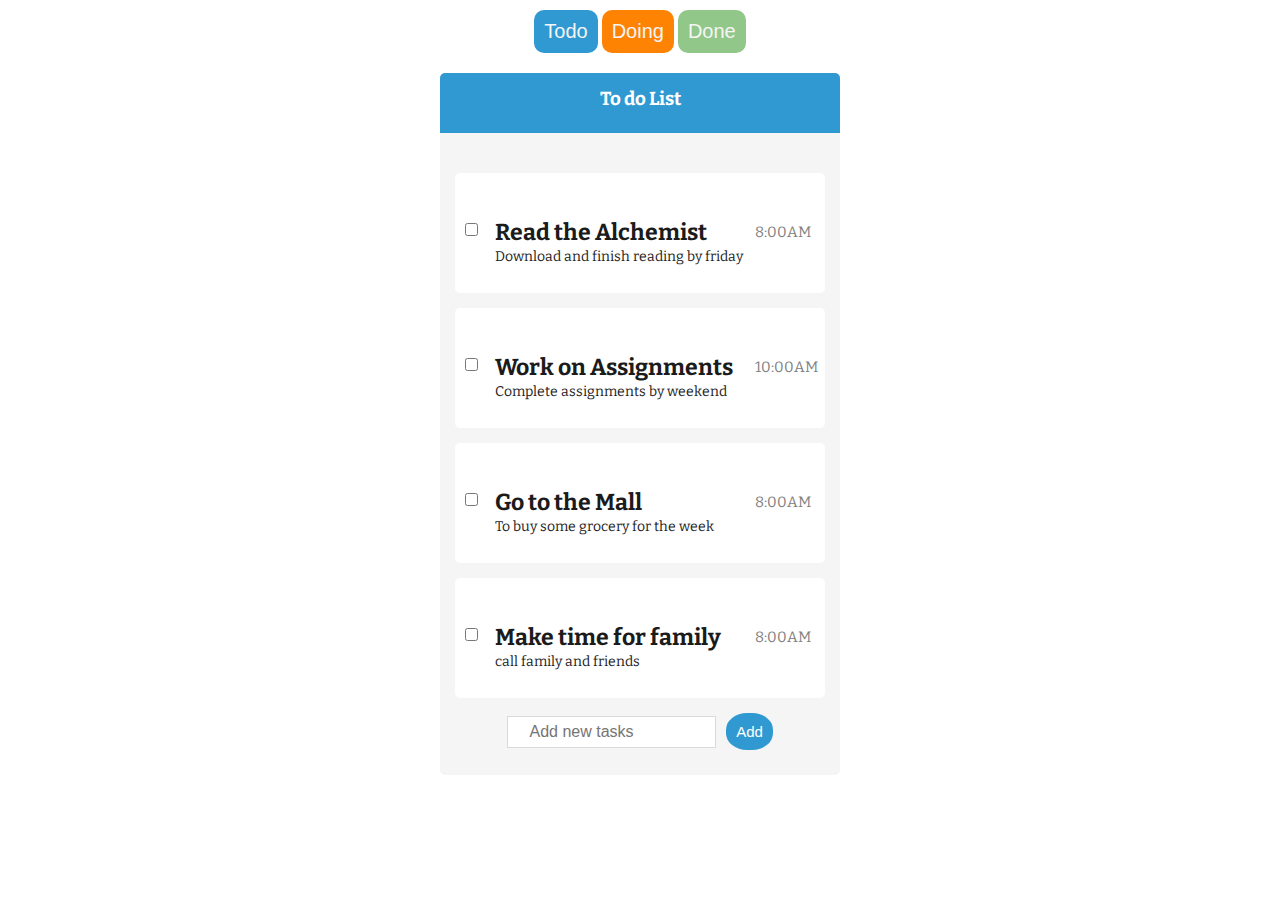
<file: index.html>
<!DOCTYPE html>
<html lang="en">
<head>
    <meta charset="UTF-8">
    <meta name="viewport" content="width=device-width, initial-scale=1.0">
    <link rel="stylesheet" href="css/index.css">
    <link rel="preconnect" href="https://fonts.gstatic.com">
<link href="https://fonts.googleapis.com/css2?family=Bitter&display=swap" rel="stylesheet">
<link rel="stylesheet" href="https://use.fontawesome.com/releases/v5.15.3/css/all.css" integrity="sha384-SZXxX4whJ79/gErwcOYf+zWLeJdY/qpuqC4cAa9rOGUstPomtqpuNWT9wdPEn2fk" crossorigin="anonymous">
    <link rel="stylesheet" href="https://zavoloklom.github.io/material-design-iconic-font/icons.html#view">
    <title>To Do</title>
</head>
<body>
    <div class="hopper"> 
        <nav>

            <button><a href="index.html">Todo</a></button>
            <button><a href="doing.htm">Doing</a></button>
            <button><a href="done.htm">Done</a></button>
             
        </nav>
    </div>
   
    <div class="outer-container">
       
         <!-- Nav bar div  -->
       <div class="nav">
        <i class="fas fa-bars"></i>
        <h3>To do List</h3>
       </div>
       <div class="to-do" id="firstborn">
             <i class="fas fa-bookmark"></i>
             <p id="time" >8:00AM</p>
             <input type="checkbox" name="" >
             <h3>Read the Alchemist</h3>
             <p>Download and finish reading by friday</p>
        </div>

        <div class="to-do" >
            <i class="fas fa-bookmark"></i>
            <p id="time" >10:00AM</p>
            <input type="checkbox" name="" >
            <h3>Work on Assignments</h3>
            <p>Complete assignments by weekend</p>
       </div>

       <div class="to-do">
        <i class="fas fa-bookmark"></i>
        <p id="time" >8:00AM</p>
        <input type="checkbox" name="" >
        <h3>Go to the Mall</h3>
        <p>To buy some grocery for the week</p>
       </div>

        <div class="to-do">
             <i class="fas fa-bookmark"></i>
             <p id="time" >8:00AM</p>
             <input type="checkbox" name="">
             <h3>Make time for family</h3>
             <p>call family and friends</p>
        </div>
        
        <div class="new-task hopper">
            <input type="text" placeholder="     Add new tasks" id="textbox" >
            <button>Add</button>
        </div>
      
   
   </div>


    
</body>
</html>
</file>
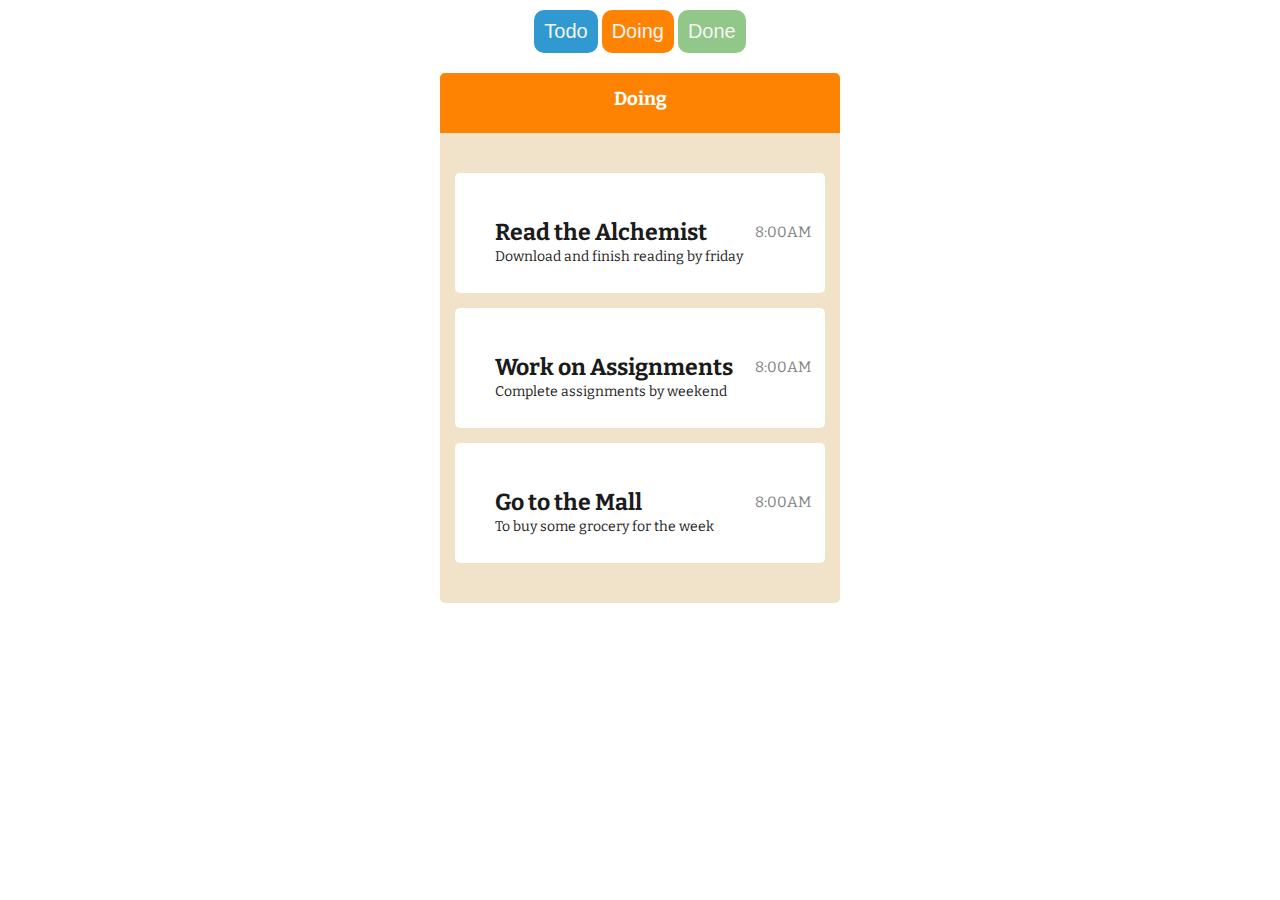
<file: doing.htm>
<!DOCTYPE html>
<html lang="en">
<head>
    <meta charset="UTF-8">
    <meta name="viewport" content="width=device-width, initial-scale=1.0">
    <link rel="stylesheet" href="css/index.css">
    <link rel="preconnect" href="https://fonts.gstatic.com">
<link href="https://fonts.googleapis.com/css2?family=Bitter&display=swap" rel="stylesheet">
<link rel="stylesheet" href="https://use.fontawesome.com/releases/v5.15.3/css/all.css" integrity="sha384-SZXxX4whJ79/gErwcOYf+zWLeJdY/qpuqC4cAa9rOGUstPomtqpuNWT9wdPEn2fk" crossorigin="anonymous">
    <link rel="stylesheet" href="https://zavoloklom.github.io/material-design-iconic-font/icons.html#view">
    <title>Doing</title>
</head>
<body>

    <div class="hopper"> 
        <nav>

            <button><a href="index.html">Todo</a></button>
            <button><a href="doing.htm">Doing</a></button>
            <button><a href="done.htm">Done</a></button>
             
        </nav>
    </div>

    <div class="outer-container" id="outer1">
       
         <!-- Nav bar div  -->
       <div class="nav" id="nav1">
        <i class="fas fa-bars"></i>
        <h3>Doing</h3>
       </div>
       <div class="to-do" id="firstborn">
             <i class="fas fa-bookmark"></i>
             <p id="time" >8:00AM</p>
             <input type="checkbox" name="" >
             <h3>Read the Alchemist</h3>
             <p>Download and finish reading by friday</p>
        </div>

        <div class="to-do" >
            <i class="fas fa-bookmark"></i>
            <p id="time" >8:00AM</p>
            <input type="checkbox" name="" >
            <h3>Work on Assignments</h3>
            <p>Complete assignments by weekend</p>
       </div>

        <div class="to-do">
             <i class="fas fa-bookmark"></i>
             <p id="time" >8:00AM</p>
             <input type="checkbox" name="" >
             <h3>Go to the Mall</h3>
             <p>To buy some grocery for the week</p>
        </div>

        
        
       
   
   </div>


    
</body>
</html>
</file>
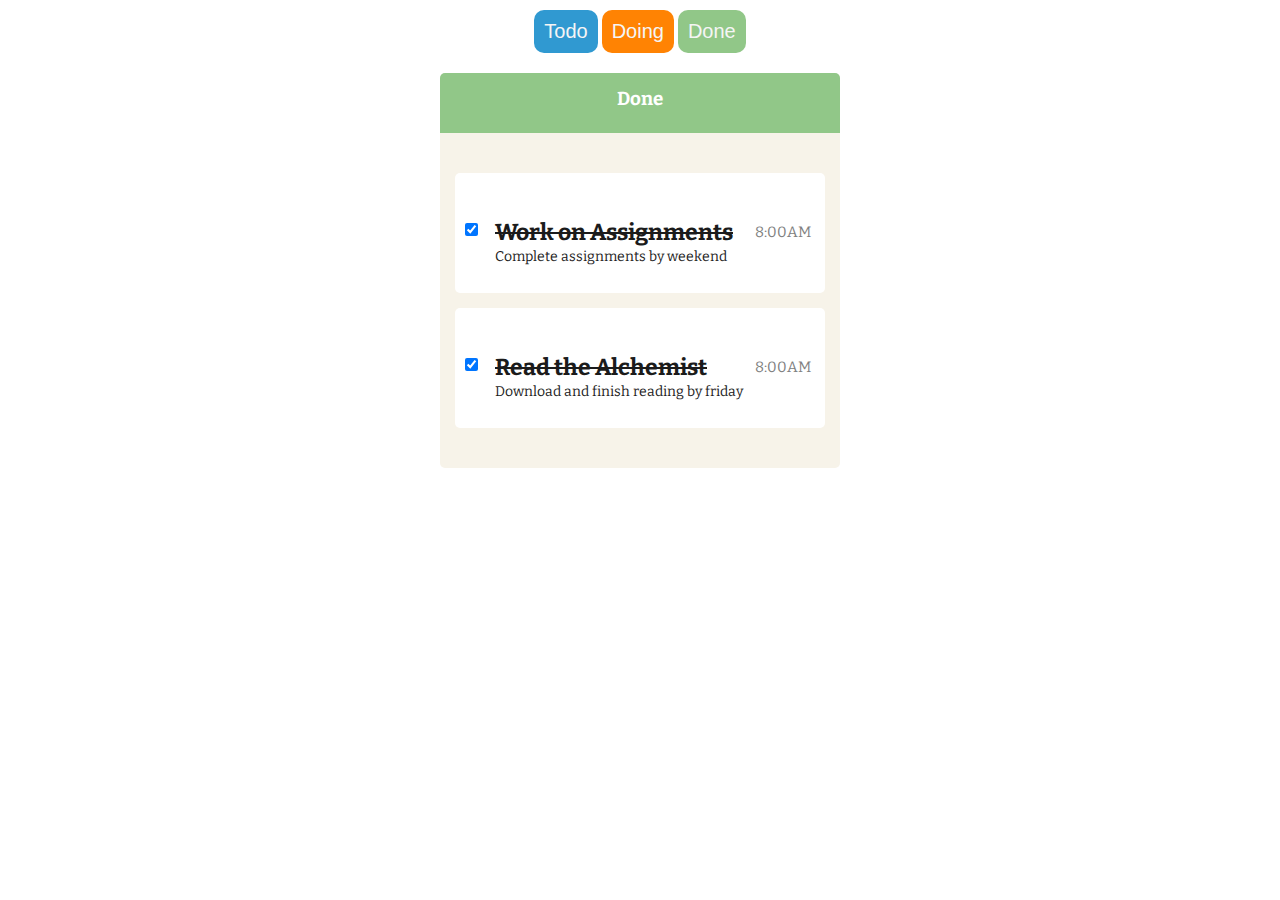
<file: done.htm>
<!DOCTYPE html>
<html lang="en">
<head>
    <meta charset="UTF-8">
    <meta name="viewport" content="width=device-width, initial-scale=1.0">
    <link rel="stylesheet" href="css/index.css">
    <link rel="preconnect" href="https://fonts.gstatic.com">
<link href="https://fonts.googleapis.com/css2?family=Bitter&display=swap" rel="stylesheet">
<link rel="stylesheet" href="https://use.fontawesome.com/releases/v5.15.3/css/all.css" integrity="sha384-SZXxX4whJ79/gErwcOYf+zWLeJdY/qpuqC4cAa9rOGUstPomtqpuNWT9wdPEn2fk" crossorigin="anonymous">
    <link rel="stylesheet" href="https://zavoloklom.github.io/material-design-iconic-font/icons.html#view">
    <title>Done</title>
</head>
<body>

    <div class="hopper"> 
        <nav>

            <button><a href="index.html">Todo</a></button>
            <button><a href="doing.htm">Doing</a></button>
            <button><a href="done.htm">Done</a></button>
             
        </nav>
    </div>

    <div class="outer-container" id="outer2">
       
         <!-- Nav bar div  -->
       <div class="nav">
        <i class="fas fa-bars"></i>
        <h3>Done</h3>
       </div>
       <div class="to-do" id="firstborn">
             <i class="fas fa-bookmark"></i>
             <p id="time" >8:00AM</p>
             <input type="checkbox" checked >
             <h3>Work on Assignments</h3>
            <p>Complete assignments by weekend</p>
        </div>

        <div class="to-do" >
            <i class="fas fa-bookmark"></i>
            <p id="time" >8:00AM</p>
            <input type="checkbox" checked >
            <h3>Read the Alchemist</h3>
            <p>Download and finish reading by friday</p>
       </div>
        
      
   
   </div>


    
</body>
</html>
</file>
<file: css/index.css>
*{
    margin: 0;
    padding: 0;
}
/* body{
    background-color: red;
} */

h1{
    text-align: center;
    font-family: 'Bitter', serif;
}
.outer-container{
    margin: auto;
    width: 400px;
    border: none;
    height: fit-content;
    background-color: whitesmoke;
    margin-top: 20px;
    border-radius: 5px 5px 5px 5px;
    padding-bottom: 25px;
    position: relative;

}
.nav{
    background-color: #3099d1;
    height: 50px;
    padding: 5px;
    border-radius: 5px 5px 0px 0px;
    
}
.nav h3{
    color: white;
    text-align: center;
    margin-top: 10px;
    font-family: 'Bitter', serif;
}
.fa-bars{
    color: white;
    position: absolute;
    margin-top: 15px;
    margin-left: 10px;
    font-size: 20px;
}
.fa-bookmark{
    position: absolute;
    color: #3099d1;
    font-size: large;
    top: -2px;
    right: 10px;
}

.to-do{
    background-color: #ffffff;
    border-radius: 5px;
    height: 100px;
    margin: 15px;
    position: relative;
    padding: 10px;
    border-radius: 20;
}
#firstborn{
    margin-top: 40px;
}
.to-do h3 {
    position: absolute;
    top: 45px;
    left: 40px;
    font-size: 23px;
    color: rgb(27, 27, 27);
    font-family: 'Bitter', serif;
}
.to-do p{
    position: absolute;
    top: 75px;
    left: 40px;
    font-size: 14px;
    color: rgb(27, 27, 27);
    font-family: 'Bitter', serif;
}
.to-do input {
    position: absolute;
    top: 50px;
    left: 10px;
}
#time{
    position: absolute ;
    left: 300px;
    top: 50px;
    color: grey;
    font-size: 15px;
}

#textbox{
    padding: 0;
    height: 30px;
    outline: none;
    border: 1px solid #cdcdcd;
    border-color: rgba(0, 0, 0, .15);
    background-color: white;
    font-size: 16px;
}


.new-task button {
    background-color: #3099d1;
    border: none;
    color: white;
    padding: 10px;
    text-align: center;
    text-decoration: none;
    display: inline-block;
    height: fit-content;
    width: fit-content;
    font-size: 15px;
    border-radius:45% ;
    margin-left: 10px;
   
    
}

#outer1 {
    background-color: #f0e3ca;
}
#outer1 .nav{
    background-color: #ff8303;
}
#outer1  .fa-bookmark{
    color: #ff8303;
}
#outer2 {
    background-color:#f7f3e9;
}
#outer2 .nav{
    background-color: #91c788;
}
#outer2  .fa-bookmark{
    color: #91c788;

}

.hopper {
    display: flex;
    justify-content: center;
    align-items: center;
}

nav button {
    border: none;
    padding: 10px;
    margin-top: 10px;
    font-size: 20px;
    border-radius: 10px;
    color: white;
}

a{
    text-decoration: none;
    color: whitesmoke;
}

.hopper nav button:nth-child(1) {
    background-color: #3099d1;
}
.hopper nav button:nth-child(2) {
    background-color: #ff8303;
}
.hopper nav button:nth-child(3) {
    background-color: #91c788;
}
#outer2 .to-do h3 {
    text-decoration: line-through;
}
#outer1 [type="checkbox"] {
    appearance: none;
}
.to-do:hover{
    margin: 8px;
    box-shadow: 0px 0px 8px 0px rgba(0,0,0,0.3);
    cursor: pointer;
    height: 120px;
    transition: 0.4s;
}
</file>
